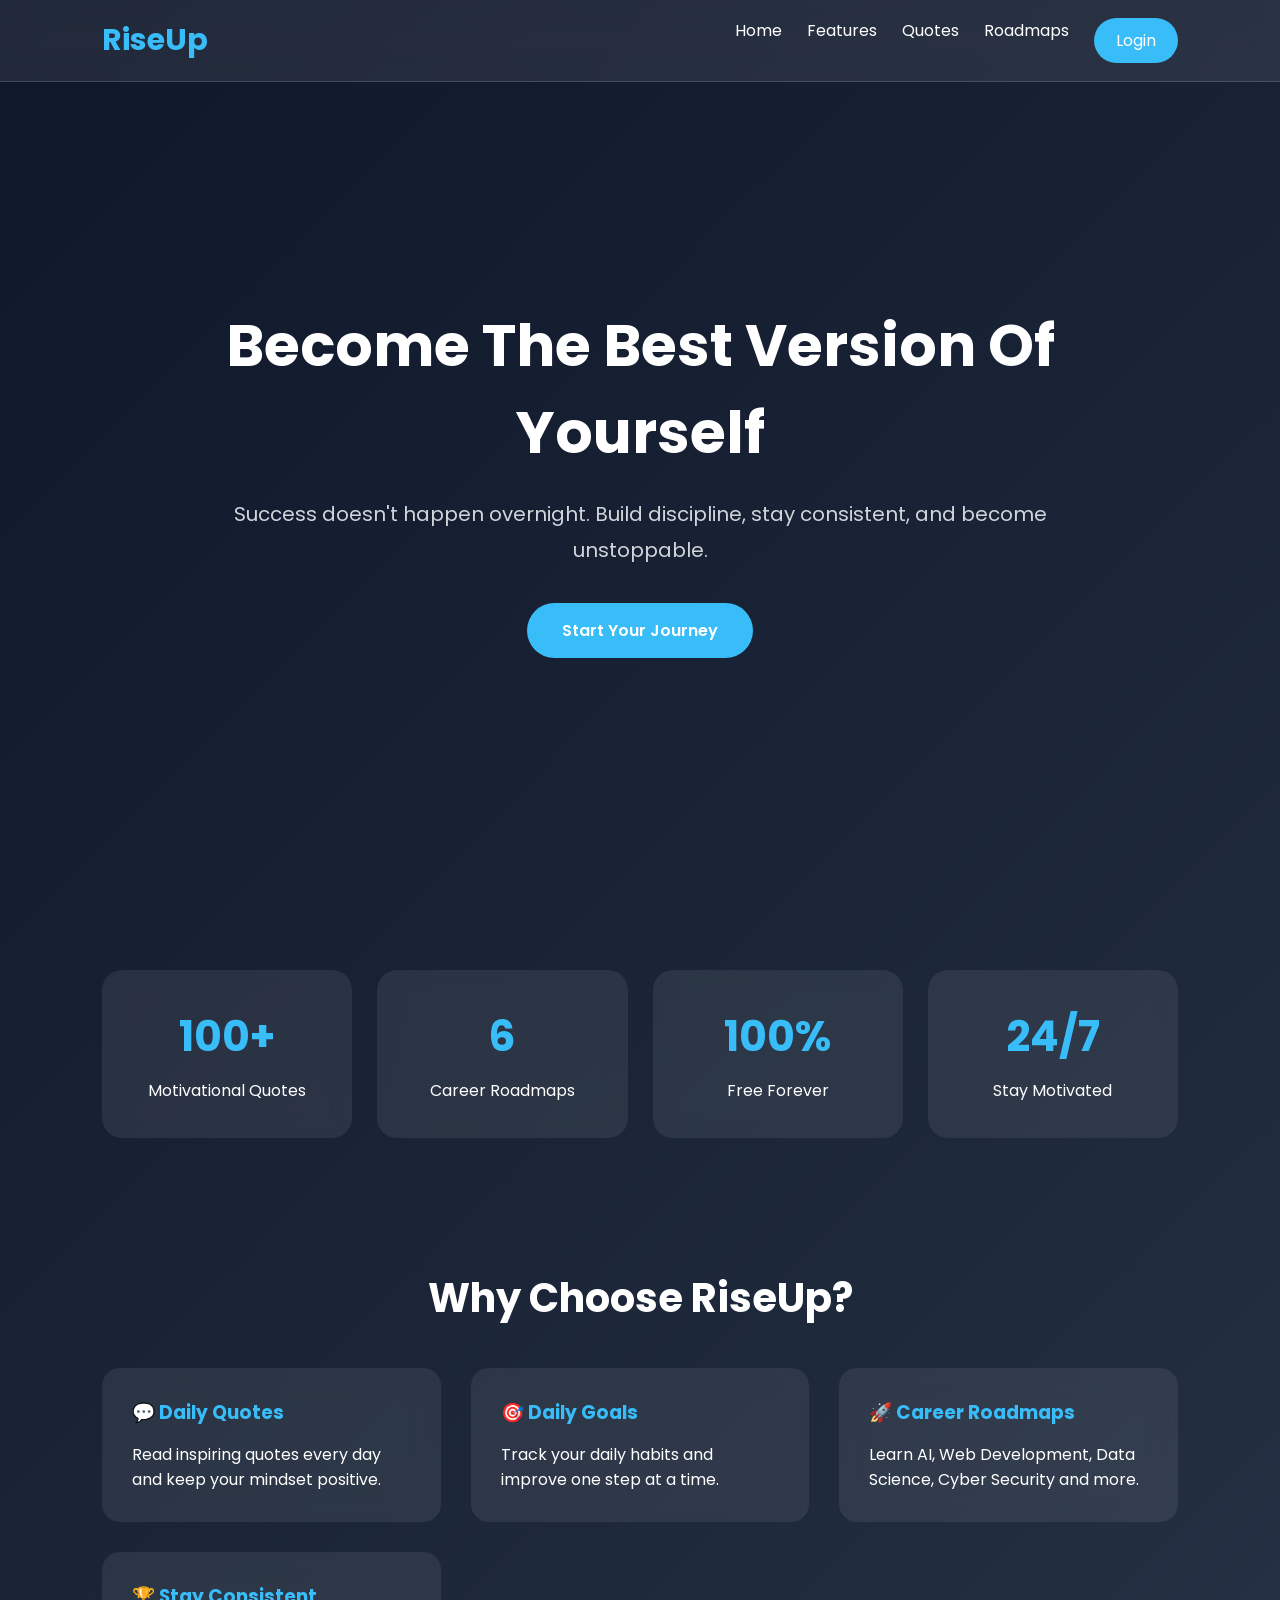
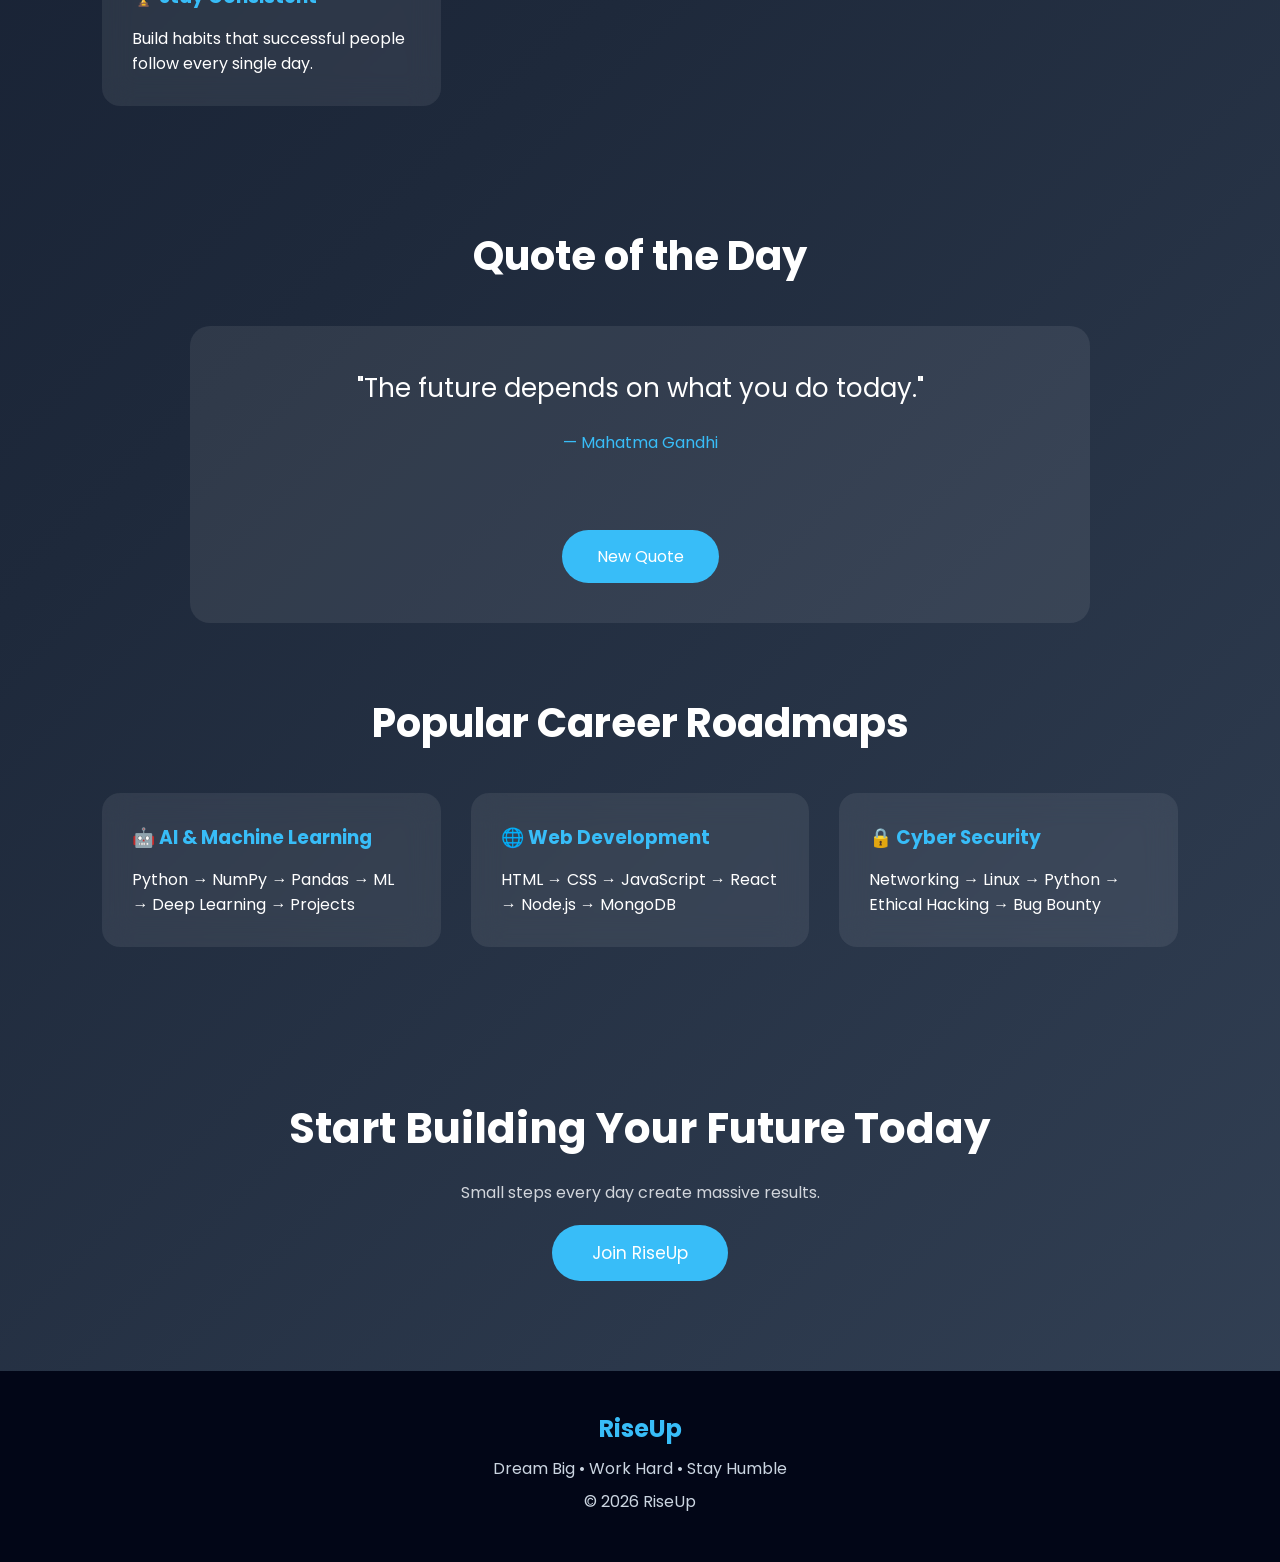
<file: index.html>
<!DOCTYPE html>
<html lang="en">
<head>
    <meta charset="UTF-8">
    <meta name="viewport" content="width=device-width, initial-scale=1.0">
    <title>RiseUp | Motivation Every Day</title>

    <link rel="stylesheet" href="style.css">

    <link href="https://fonts.googleapis.com/css2?family=Poppins:wght@300;400;600;700&display=swap" rel="stylesheet">
</head>

<body>

<header>

<div class="logo">
    RiseUp
</div>

<nav>

<a href="#home">Home</a>
<a href="#features">Features</a>
<a href="#quotes">Quotes</a>
<a href="#roadmaps">Roadmaps</a>
<a href="login.html" class="login-btn">Login</a>

</nav>

<div class="menu-btn" onclick="toggleMenu()">
☰
</div>

</header>

<div id="mobileMenu" class="mobile-menu">

<a href="#home">Home</a>
<a href="#features">Features</a>
<a href="#quotes">Quotes</a>
<a href="#roadmaps">Roadmaps</a>
<a href="login.html">Login</a>

</div>


<section class="hero" id="home">

<div class="hero-content">

<h1>Become The Best Version Of Yourself</h1>

<p>
Success doesn't happen overnight.
Build discipline, stay consistent,
and become unstoppable.
</p>

<a href="signup.html" class="hero-btn">
Start Your Journey
</a>

</div>

</section>


<section class="stats">

<div class="stat-card">
<h2>100+</h2>
<p>Motivational Quotes</p>
</div>

<div class="stat-card">
<h2>6</h2>
<p>Career Roadmaps</p>
</div>

<div class="stat-card">
<h2>100%</h2>
<p>Free Forever</p>
</div>

<div class="stat-card">
<h2>24/7</h2>
<p>Stay Motivated</p>
</div>

</section>



<section id="features">

<h2 class="section-title">
Why Choose RiseUp?
</h2>

<div class="cards">

<div class="card">
<h3>💬 Daily Quotes</h3>

<p>
Read inspiring quotes every day and keep your mindset positive.
</p>

</div>

<div class="card">

<h3>🎯 Daily Goals</h3>

<p>
Track your daily habits and improve one step at a time.
</p>

</div>

<div class="card">

<h3>🚀 Career Roadmaps</h3>

<p>
Learn AI, Web Development, Data Science, Cyber Security and more.
</p>

</div>

<div class="card">

<h3>🏆 Stay Consistent</h3>

<p>
Build habits that successful people follow every single day.
</p>

</div>

</div>

</section>



<section id="quotes">

<h2 class="section-title">

Quote of the Day

</h2>

<div class="quote-box">

<p id="quote">

"The future depends on what you do today."

</p>

<span id="author">

— Mahatma Gandhi

</span>

<br><br>

<button onclick="newQuote()">

New Quote

</button>

</div>

</section>




<section id="roadmaps">

<h2 class="section-title">

Popular Career Roadmaps

</h2>

<div class="cards">

<div class="card">

<h3>🤖 AI & Machine Learning</h3>

<p>

Python → NumPy → Pandas → ML → Deep Learning → Projects

</p>

</div>

<div class="card">

<h3>🌐 Web Development</h3>

<p>

HTML → CSS → JavaScript → React → Node.js → MongoDB

</p>

</div>

<div class="card">

<h3>🔒 Cyber Security</h3>

<p>

Networking → Linux → Python → Ethical Hacking → Bug Bounty

</p>

</div>

</div>

</section>




<section class="cta">

<h2>

Start Building Your Future Today

</h2>

<p>

Small steps every day create massive results.

</p>

<a href="signup.html">

<button>

Join RiseUp

</button>

</a>

</section>



<footer>

<h2>RiseUp</h2>

<p>

Dream Big • Work Hard • Stay Humble

</p>

<p>

© 2026 RiseUp

</p>

</footer>



<script src="script.js"></script>

</body>
</html>
</file>
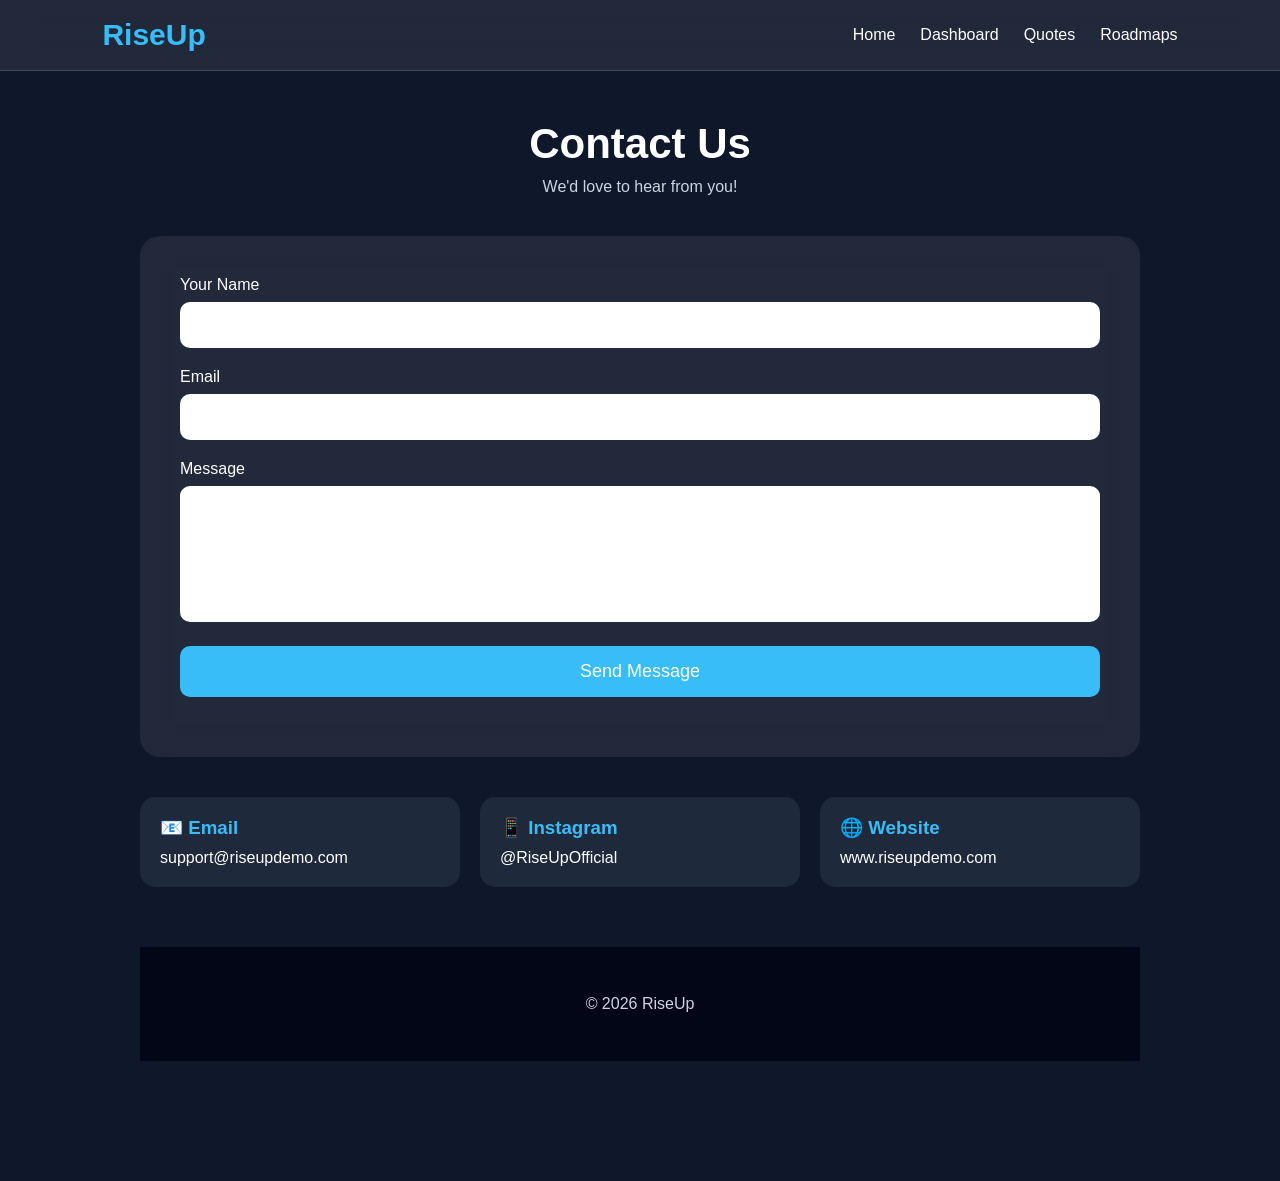
<file: contact.html>
<!DOCTYPE html>
<html lang="en">
<head>
<meta charset="UTF-8">
<meta name="viewport" content="width=device-width, initial-scale=1.0">

<title>Contact | RiseUp</title>

<link rel="stylesheet" href="style.css">

<style>

body{
    background:#0f172a;
    color:white;
    font-family:Poppins,sans-serif;
}

.container{
    width:90%;
    max-width:1000px;
    margin:120px auto;
}

h1{
    text-align:center;
    font-size:42px;
    margin-bottom:10px;
}

.subtitle{
    text-align:center;
    color:#cbd5e1;
    margin-bottom:40px;
}

.contact-box{
    background:rgba(255,255,255,.08);
    backdrop-filter:blur(15px);
    border-radius:20px;
    padding:40px;
}

.input-group{
    margin-bottom:20px;
}

.input-group label{
    display:block;
    margin-bottom:8px;
}

.input-group input,
.input-group textarea{
    width:100%;
    padding:14px;
    border:none;
    border-radius:10px;
    font-size:16px;
}

textarea{
    resize:none;
}

button{
    width:100%;
    padding:15px;
    border:none;
    border-radius:10px;
    background:#38bdf8;
    color:white;
    font-size:18px;
    cursor:pointer;
}

button:hover{
    opacity:.9;
}

#message{
    margin-top:20px;
    text-align:center;
    color:#90ee90;
}

.info{
    display:grid;
    grid-template-columns:repeat(auto-fit,minmax(250px,1fr));
    gap:20px;
    margin-top:40px;
}

.card{
    background:#1e293b;
    padding:20px;
    border-radius:15px;
}

.card h3{
    color:#38bdf8;
    margin-bottom:10px;
}

footer{
    margin-top:60px;
    text-align:center;
}

</style>

</head>

<body>

<header>

<div class="logo">RiseUp</div>

<nav>
<a href="index.html">Home</a>
<a href="dashboard.html">Dashboard</a>
<a href="quotes.html">Quotes</a>
<a href="roadmap.html">Roadmaps</a>
</nav>

</header>

<div class="container">

<h1>Contact Us</h1>

<p class="subtitle">
We'd love to hear from you!
</p>

<div class="contact-box">

<div class="input-group">
<label>Your Name</label>
<input type="text" id="name">
</div>

<div class="input-group">
<label>Email</label>
<input type="email" id="email">
</div>

<div class="input-group">
<label>Message</label>
<textarea rows="6" id="text"></textarea>
</div>

<button onclick="sendMessage()">
Send Message
</button>

<p id="message"></p>

</div>

<div class="info">

<div class="card">
<h3>📧 Email</h3>
<p>support@riseupdemo.com</p>
</div>

<div class="card">
<h3>📱 Instagram</h3>
<p>@RiseUpOfficial</p>
</div>

<div class="card">
<h3>🌐 Website</h3>
<p>www.riseupdemo.com</p>
</div>

</div>

<footer>

<p>© 2026 RiseUp</p>

</footer>

</div>

<script>

function sendMessage(){

const name=document.getElementById("name").value;
const email=document.getElementById("email").value;
const text=document.getElementById("text").value;

if(name=="" || email=="" || text==""){

alert("Please fill all fields.");

return;

}

document.getElementById("message").innerHTML=
"✅ Thank you for contacting us! We'll get back to you soon.";

document.getElementById("name").value="";
document.getElementById("email").value="";
document.getElementById("text").value="";

}

</script>

</body>
</html>
</file>
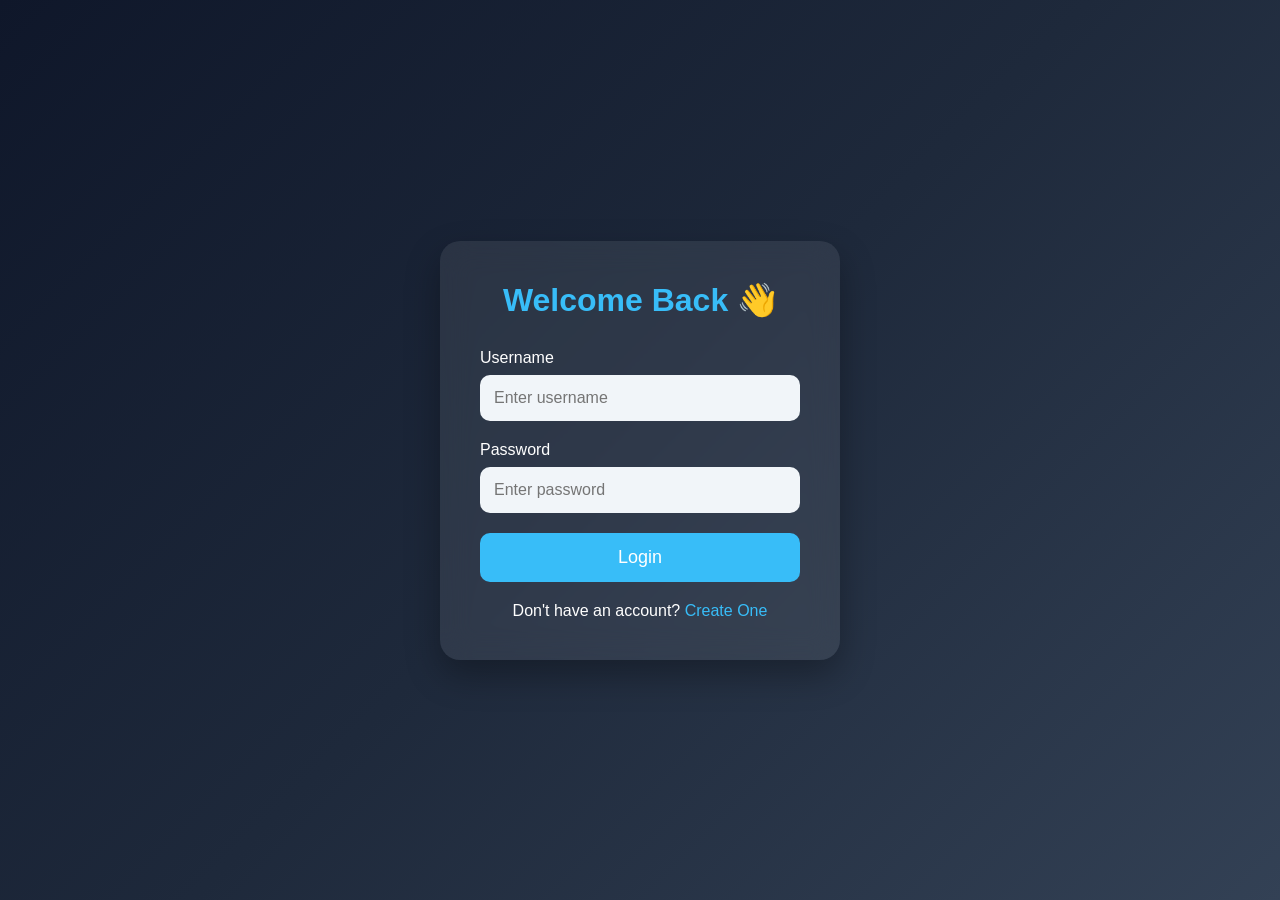
<file: dashboard.html>
<!DOCTYPE html>
<html lang="en">
<head>
<meta charset="UTF-8">
<meta name="viewport" content="width=device-width, initial-scale=1.0">

<title>Dashboard | RiseUp</title>

<link rel="stylesheet" href="style.css">
<link href="https://fonts.googleapis.com/css2?family=Poppins:wght@300;400;600;700&display=swap" rel="stylesheet">

<style>

body{
    background:#0f172a;
    color:white;
    font-family:'Poppins',sans-serif;
}

.dashboard{

    width:90%;
    max-width:1200px;
    margin:40px auto;

}

.top{

    display:flex;
    justify-content:space-between;
    align-items:center;
    margin-bottom:40px;

}

.logout{

    background:#ef4444;
    color:white;
    border:none;
    padding:12px 25px;
    border-radius:10px;
    cursor:pointer;

}

.logout:hover{

    opacity:.9;

}

.grid{

    display:grid;
    grid-template-columns:repeat(auto-fit,minmax(300px,1fr));
    gap:25px;

}

.box{

    background:rgba(255,255,255,.08);
    backdrop-filter:blur(10px);
    padding:25px;
    border-radius:20px;

}

.progress{

    width:100%;
    height:18px;
    background:#1e293b;
    border-radius:20px;
    overflow:hidden;
    margin-top:20px;

}

.bar{

    width:0%;
    height:100%;
    background:#38bdf8;
    transition:.5s;

}

.check{

    margin-top:15px;

}

.check label{

    display:block;
    margin:12px 0;

}

button{

    background:#38bdf8;
    color:white;
    border:none;
    padding:12px 20px;
    border-radius:10px;
    cursor:pointer;

}

.links a{

    display:block;
    margin:12px 0;
    color:#38bdf8;
    text-decoration:none;

}

.quote{

    font-size:20px;
    line-height:1.7;

}

</style>

</head>

<body onload="checkLogin();loadUser();loadDashboard();">

<div class="dashboard">

<div class="top">

<div>

<h1>

Welcome,

<span id="welcomeUser"></span>

👋

</h1>

<p>Keep moving forward every single day.</p>

</div>

<button class="logout" onclick="logout()">

Logout

</button>

</div>

<div class="grid">

<div class="box">

<h2>Today's Motivation</h2>

<p class="quote" id="dailyQuote">

Discipline is doing what needs to be done even when you don't feel like doing it.

</p>

<br>

<button onclick="changeQuote()">

New Quote

</button>

</div>

<div class="box">

<h2>Daily Goals</h2>

<div class="check">

<label>

<input type="checkbox">

 Study 2 Hours

</label>

<label>

<input type="checkbox">

 Solve 2 DSA Problems

</label>

<label>

<input type="checkbox">

 Workout

</label>

<label>

<input type="checkbox">

 Read 20 Pages

</label>

</div>

</div>

<div class="box">

<h2>Your Progress</h2>

<div class="progress">

<div class="bar" id="progressBar"></div>

</div>

<br>

<button onclick="increaseProgress()">

Increase Progress

</button>

</div>

<div class="box">

<h2>Quick Links</h2>

<div class="links">

<a href="roadmap.html">

🚀 Career Roadmaps

</a>

<a href="quotes.html">

💬 Motivational Quotes

</a>

<a href="success.html">

🏆 Success Stories

</a>

<a href="contact.html">

📞 Contact Us

</a>

</div>

</div>

</div>

</div>

<script src="auth.js"></script>
<script src="dashboard.js"></script>

</body>
</html>
</file>
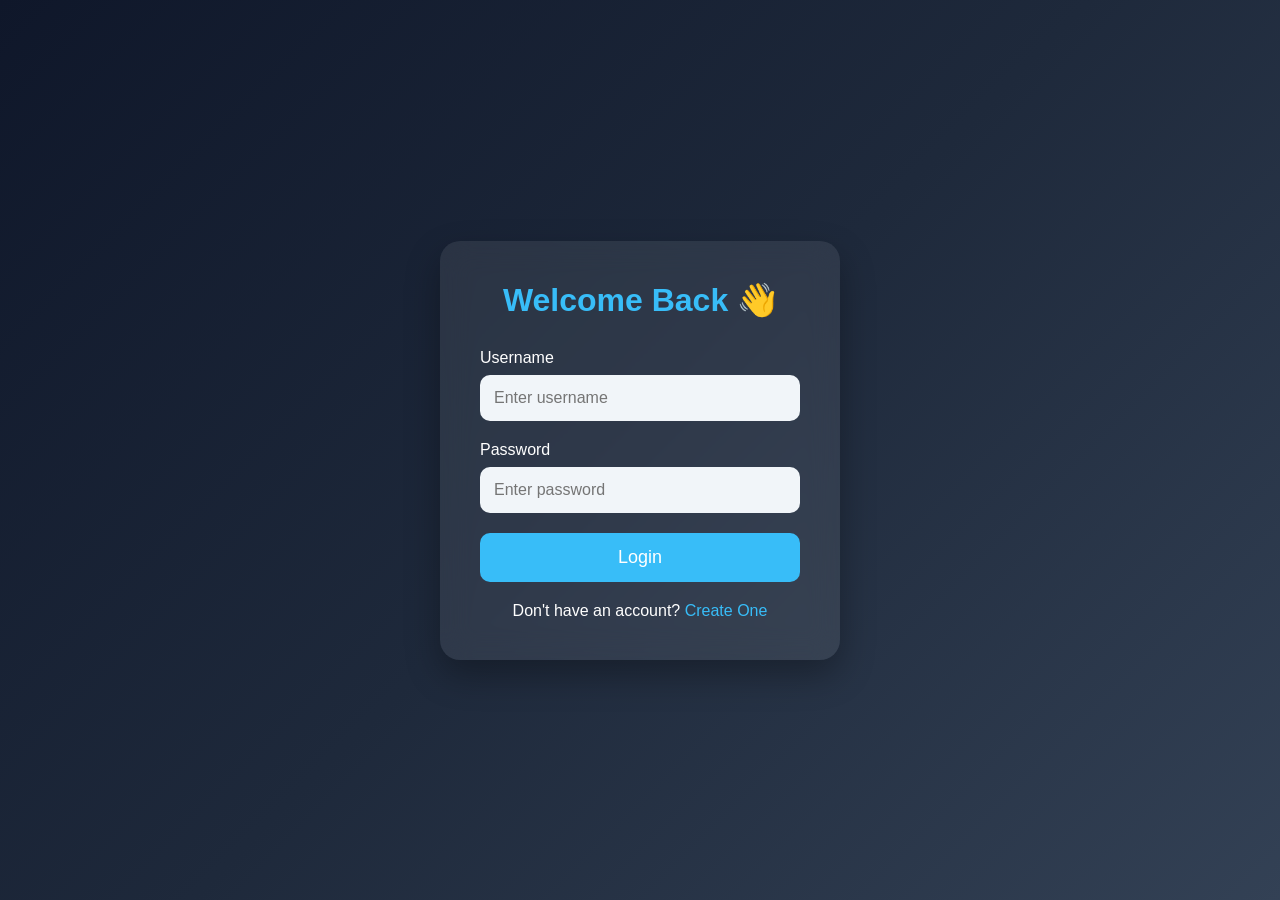
<file: login.html>
<!DOCTYPE html>
<html lang="en">
<head>
<meta charset="UTF-8">
<meta name="viewport" content="width=device-width, initial-scale=1.0">
<title>Login | RiseUp</title>

<link rel="stylesheet" href="style.css">

<style>

body{
    display:flex;
    justify-content:center;
    align-items:center;
    min-height:100vh;
    background:linear-gradient(135deg,#0f172a,#1e293b,#334155);
}

.login-box{

    width:400px;
    max-width:90%;
    background:rgba(255,255,255,.08);
    backdrop-filter:blur(15px);

    padding:40px;
    border-radius:20px;

    box-shadow:0 15px 35px rgba(0,0,0,.3);

}

.login-box h1{

    text-align:center;
    margin-bottom:30px;
    color:#38bdf8;

}

.input-group{

    margin-bottom:20px;

}

.input-group label{

    display:block;
    margin-bottom:8px;

}

.input-group input{

    width:100%;
    padding:14px;
    border:none;
    border-radius:10px;
    background:#f1f5f9;
    font-size:16px;

}

button{

    width:100%;
    padding:14px;

    border:none;
    border-radius:10px;

    background:#38bdf8;
    color:white;

    font-size:18px;
    cursor:pointer;

    transition:.3s;

}

button:hover{

    transform:scale(1.02);

}

#error{

    color:#ff8080;
    text-align:center;
    margin-top:15px;

}

p{

    margin-top:20px;
    text-align:center;

}

a{

    color:#38bdf8;
    text-decoration:none;

}

</style>

</head>

<body>

<div class="login-box">

<h1>Welcome Back 👋</h1>

<div class="input-group">

<label>Username</label>

<input
type="text"
id="username"
placeholder="Enter username">

</div>


<div class="input-group">

<label>Password</label>

<input
type="password"
id="password"
placeholder="Enter password">

</div>

<button onclick="login()">

Login

</button>

<p id="error"></p>

<p>

Don't have an account?

<a href="signup.html">

Create One

</a>

</p>

</div>

<script src="auth.js"></script>

</body>

</html>
</file>
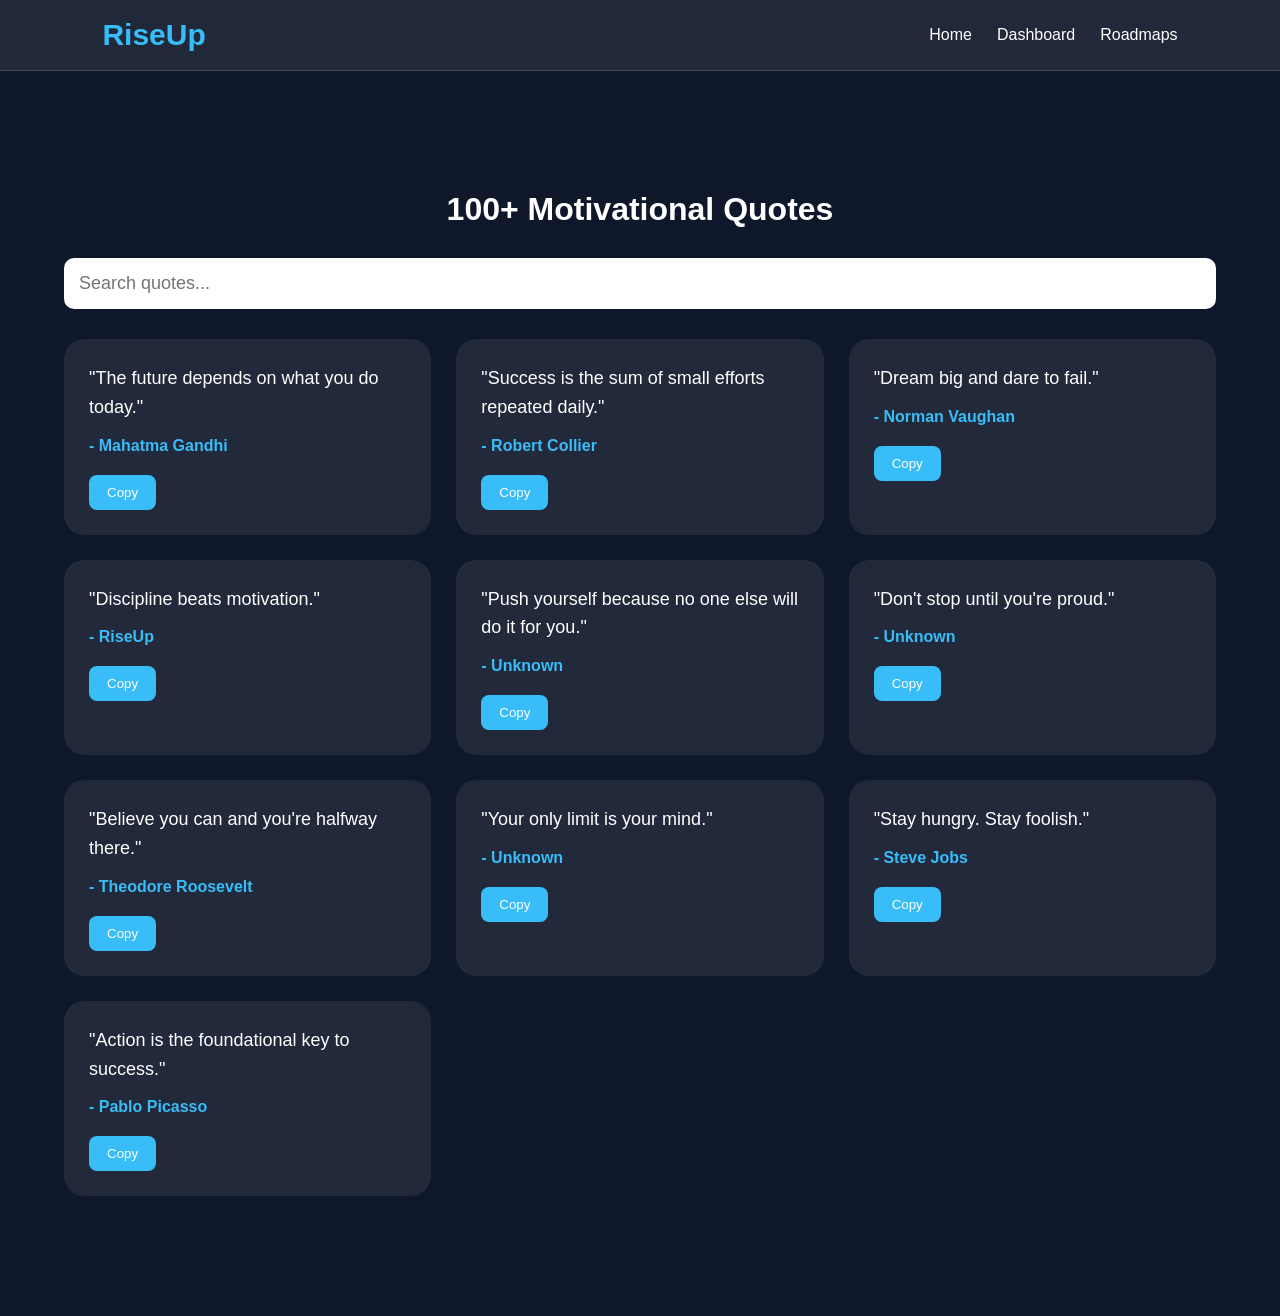
<file: quotes.html>
<!DOCTYPE html>
<html lang="en">
<head>
<meta charset="UTF-8">
<meta name="viewport" content="width=device-width, initial-scale=1.0">

<title>Motivational Quotes | RiseUp</title>

<link rel="stylesheet" href="style.css">

<style>

body{
    background:#0f172a;
    color:white;
    font-family:Poppins,sans-serif;
}

header{
    position:sticky;
    top:0;
}

.container{
    width:90%;
    max-width:1200px;
    margin:120px auto;
}

h1{
    text-align:center;
    margin-bottom:30px;
}

#search{
    width:100%;
    padding:15px;
    border:none;
    border-radius:10px;
    margin-bottom:30px;
    font-size:18px;
}

.grid{
    display:grid;
    grid-template-columns:repeat(auto-fit,minmax(320px,1fr));
    gap:25px;
}

.quote-card{

    background:rgba(255,255,255,.08);

    backdrop-filter:blur(10px);

    padding:25px;

    border-radius:20px;

    transition:.3s;

}

.quote-card:hover{

    transform:translateY(-8px);

}

.quote-card p{

    font-size:18px;

    line-height:1.6;

}

.author{

    color:#38bdf8;

    margin-top:15px;

    font-weight:bold;

}

.buttons{

    margin-top:20px;

}

button{

    padding:10px 18px;

    border:none;

    background:#38bdf8;

    color:white;

    border-radius:8px;

    cursor:pointer;

    margin-right:10px;

}

button:hover{

    opacity:.9;

}

</style>

</head>

<body>

<header>

<div class="logo">

RiseUp

</div>

<nav>

<a href="index.html">Home</a>

<a href="dashboard.html">Dashboard</a>

<a href="roadmap.html">Roadmaps</a>

</nav>

</header>

<div class="container">

<h1>100+ Motivational Quotes</h1>

<input
type="text"
id="search"
placeholder="Search quotes..."
onkeyup="searchQuotes()">

<div class="grid" id="quoteContainer">

</div>

</div>

<script>

const quotes=[

{
text:"The future depends on what you do today.",
author:"Mahatma Gandhi"
},

{
text:"Success is the sum of small efforts repeated daily.",
author:"Robert Collier"
},

{
text:"Dream big and dare to fail.",
author:"Norman Vaughan"
},

{
text:"Discipline beats motivation.",
author:"RiseUp"
},

{
text:"Push yourself because no one else will do it for you.",
author:"Unknown"
},

{
text:"Don't stop until you're proud.",
author:"Unknown"
},

{
text:"Believe you can and you're halfway there.",
author:"Theodore Roosevelt"
},

{
text:"Your only limit is your mind.",
author:"Unknown"
},

{
text:"Stay hungry. Stay foolish.",
author:"Steve Jobs"
},

{
text:"Action is the foundational key to success.",
author:"Pablo Picasso"
}

];

const container=document.getElementById("quoteContainer");

function displayQuotes(list){

container.innerHTML="";

list.forEach(q=>{

container.innerHTML+=`

<div class="quote-card">

<p>"${q.text}"</p>

<div class="author">

- ${q.author}

</div>

<div class="buttons">

<button onclick="copyQuote('${q.text}')">

Copy

</button>

</div>

</div>

`;

});

}

displayQuotes(quotes);

function searchQuotes(){

const value=document.getElementById("search").value.toLowerCase();

const filtered=quotes.filter(q=>

q.text.toLowerCase().includes(value) ||

q.author.toLowerCase().includes(value)

);

displayQuotes(filtered);

}

function copyQuote(text){

navigator.clipboard.writeText(text);

alert("Quote copied!");

}

</script>

</body>
</html>
</file>
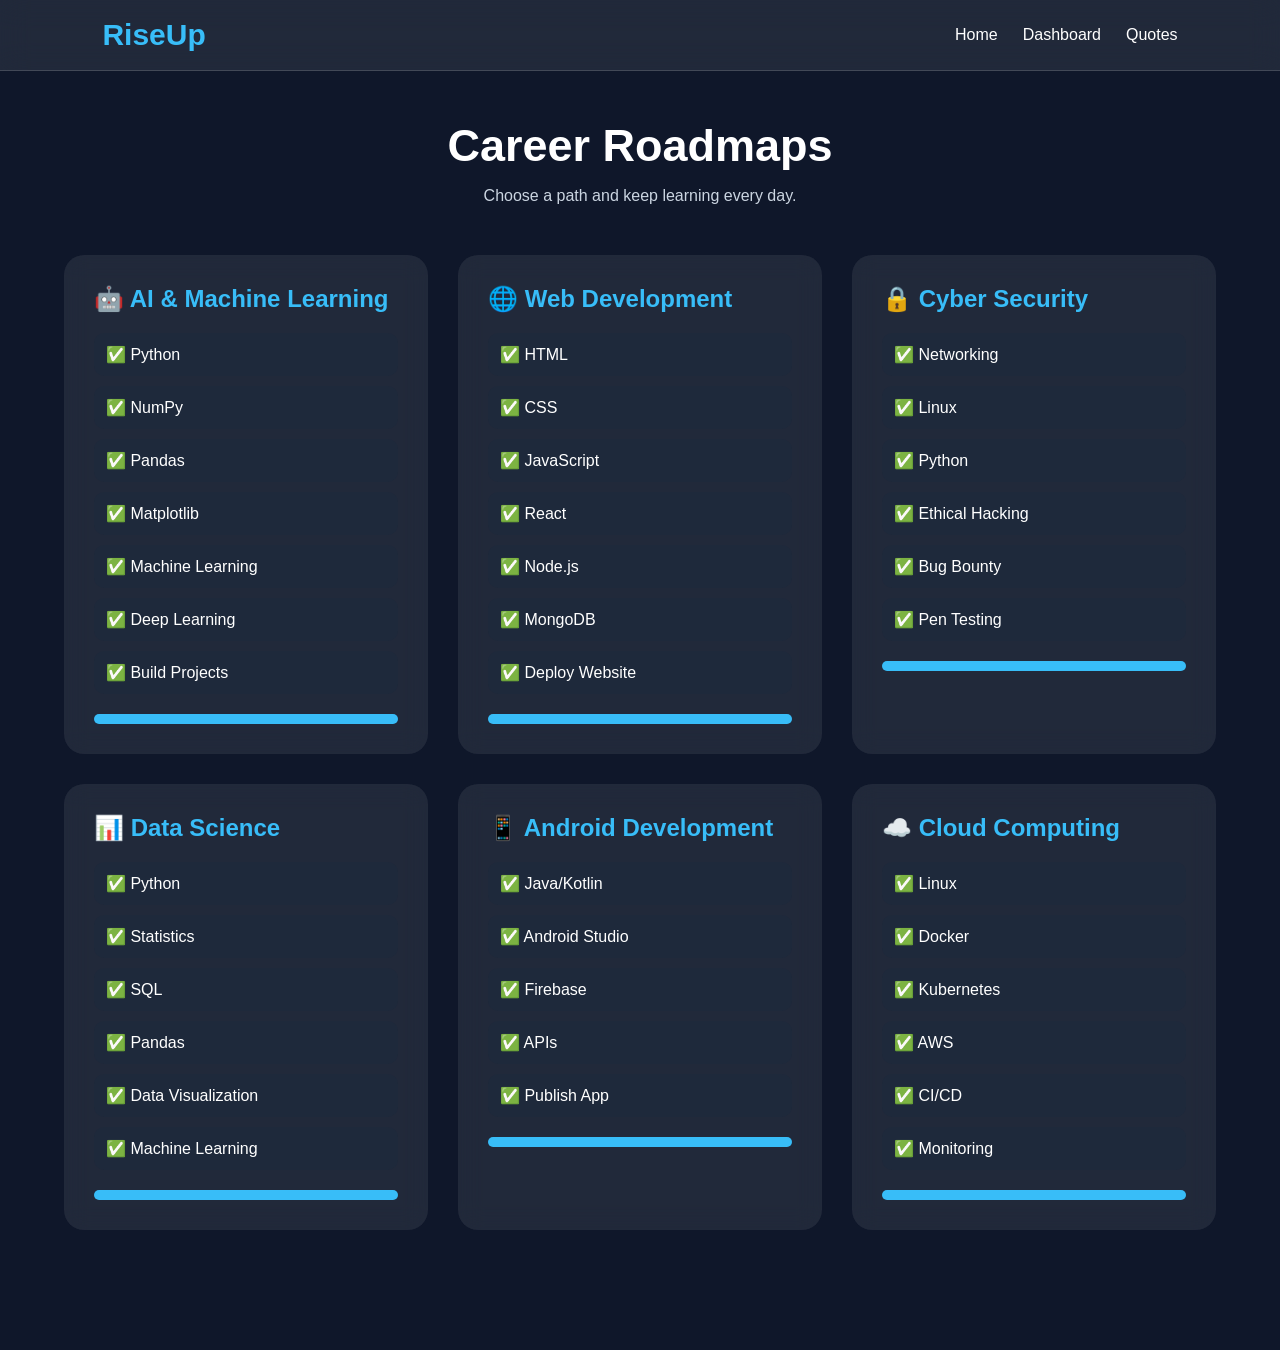
<file: roadmap.html>
<!DOCTYPE html>
<html lang="en">
<head>
<meta charset="UTF-8">
<meta name="viewport" content="width=device-width, initial-scale=1.0">

<title>Career Roadmaps | RiseUp</title>

<link rel="stylesheet" href="style.css">

<style>

body{
    background:#0f172a;
    color:white;
    font-family:Poppins,sans-serif;
}

.container{
    width:90%;
    max-width:1200px;
    margin:120px auto;
}

h1{
    text-align:center;
    margin-bottom:15px;
    font-size:45px;
}

.subtitle{
    text-align:center;
    color:#cbd5e1;
    margin-bottom:50px;
}

.grid{
    display:grid;
    grid-template-columns:repeat(auto-fit,minmax(320px,1fr));
    gap:30px;
}

.card{

    background:rgba(255,255,255,.08);
    backdrop-filter:blur(12px);
    border-radius:20px;
    padding:30px;
    transition:.3s;

}

.card:hover{
    transform:translateY(-10px);
}

.card h2{
    color:#38bdf8;
    margin-bottom:20px;
}

.step{

    background:#1e293b;
    padding:12px;
    border-radius:10px;
    margin:10px 0;

}

.progress{

    width:100%;
    background:#1e293b;
    border-radius:20px;
    margin-top:20px;

}

.progress div{

    width:100%;
    height:10px;
    background:#38bdf8;
    border-radius:20px;

}

</style>

</head>

<body>

<header>

<div class="logo">
RiseUp
</div>

<nav>

<a href="index.html">Home</a>
<a href="dashboard.html">Dashboard</a>
<a href="quotes.html">Quotes</a>

</nav>

</header>

<div class="container">

<h1>Career Roadmaps</h1>

<p class="subtitle">
Choose a path and keep learning every day.
</p>

<div class="grid">

<div class="card">

<h2>🤖 AI & Machine Learning</h2>

<div class="step">✅ Python</div>
<div class="step">✅ NumPy</div>
<div class="step">✅ Pandas</div>
<div class="step">✅ Matplotlib</div>
<div class="step">✅ Machine Learning</div>
<div class="step">✅ Deep Learning</div>
<div class="step">✅ Build Projects</div>

<div class="progress">
<div></div>
</div>

</div>

<div class="card">

<h2>🌐 Web Development</h2>

<div class="step">✅ HTML</div>
<div class="step">✅ CSS</div>
<div class="step">✅ JavaScript</div>
<div class="step">✅ React</div>
<div class="step">✅ Node.js</div>
<div class="step">✅ MongoDB</div>
<div class="step">✅ Deploy Website</div>

<div class="progress">
<div></div>
</div>

</div>

<div class="card">

<h2>🔒 Cyber Security</h2>

<div class="step">✅ Networking</div>
<div class="step">✅ Linux</div>
<div class="step">✅ Python</div>
<div class="step">✅ Ethical Hacking</div>
<div class="step">✅ Bug Bounty</div>
<div class="step">✅ Pen Testing</div>

<div class="progress">
<div></div>
</div>

</div>

<div class="card">

<h2>📊 Data Science</h2>

<div class="step">✅ Python</div>
<div class="step">✅ Statistics</div>
<div class="step">✅ SQL</div>
<div class="step">✅ Pandas</div>
<div class="step">✅ Data Visualization</div>
<div class="step">✅ Machine Learning</div>

<div class="progress">
<div></div>
</div>

</div>

<div class="card">

<h2>📱 Android Development</h2>

<div class="step">✅ Java/Kotlin</div>
<div class="step">✅ Android Studio</div>
<div class="step">✅ Firebase</div>
<div class="step">✅ APIs</div>
<div class="step">✅ Publish App</div>

<div class="progress">
<div></div>
</div>

</div>

<div class="card">

<h2>☁️ Cloud Computing</h2>

<div class="step">✅ Linux</div>
<div class="step">✅ Docker</div>
<div class="step">✅ Kubernetes</div>
<div class="step">✅ AWS</div>
<div class="step">✅ CI/CD</div>
<div class="step">✅ Monitoring</div>

<div class="progress">
<div></div>
</div>

</div>

</div>

</div>

</body>
</html>
</file>
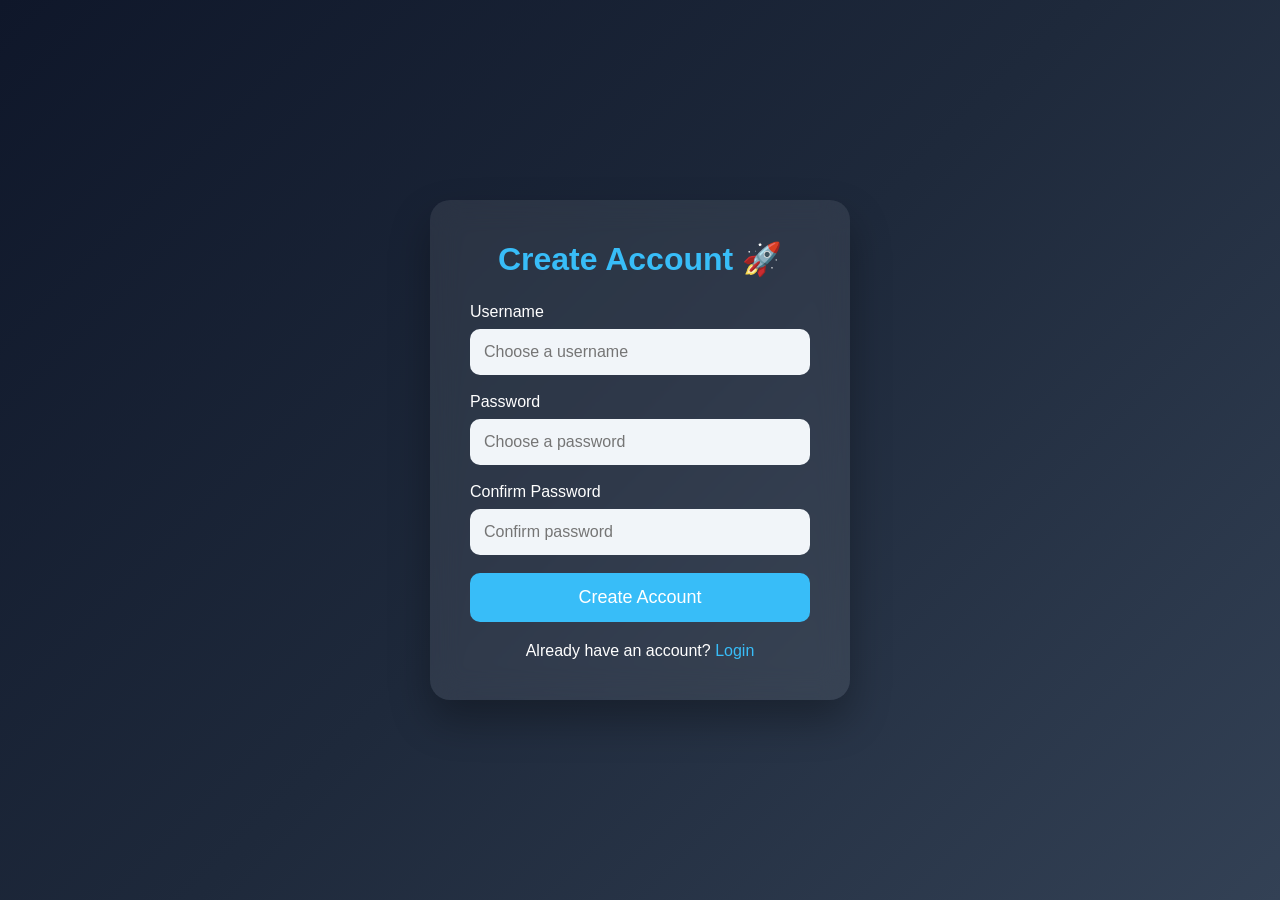
<file: signup.html>
<!DOCTYPE html>
<html lang="en">
<head>
<meta charset="UTF-8">
<meta name="viewport" content="width=device-width, initial-scale=1.0">
<title>Sign Up | RiseUp</title>

<link rel="stylesheet" href="style.css">

<style>
body{
    display:flex;
    justify-content:center;
    align-items:center;
    min-height:100vh;
    background:linear-gradient(135deg,#0f172a,#1e293b,#334155);
}

.signup-box{
    width:420px;
    max-width:90%;
    padding:40px;
    background:rgba(255,255,255,.08);
    backdrop-filter:blur(15px);
    border-radius:20px;
    box-shadow:0 20px 40px rgba(0,0,0,.3);
}

.signup-box h1{
    text-align:center;
    color:#38bdf8;
    margin-bottom:25px;
}

.input-group{
    margin-bottom:18px;
}

.input-group label{
    display:block;
    margin-bottom:8px;
}

.input-group input{
    width:100%;
    padding:14px;
    border:none;
    border-radius:10px;
    background:#f1f5f9;
    font-size:16px;
}

button{
    width:100%;
    padding:14px;
    border:none;
    border-radius:10px;
    background:#38bdf8;
    color:white;
    font-size:18px;
    cursor:pointer;
    transition:.3s;
}

button:hover{
    transform:scale(1.02);
}

#message{
    margin-top:15px;
    text-align:center;
    color:#90ee90;
}

#error{
    margin-top:15px;
    text-align:center;
    color:#ff8080;
}

p{
    margin-top:20px;
    text-align:center;
}

a{
    color:#38bdf8;
    text-decoration:none;
}
</style>

</head>

<body>

<div class="signup-box">

<h1>Create Account 🚀</h1>

<div class="input-group">
<label>Username</label>
<input type="text" id="newUsername" placeholder="Choose a username">
</div>

<div class="input-group">
<label>Password</label>
<input type="password" id="newPassword" placeholder="Choose a password">
</div>

<div class="input-group">
<label>Confirm Password</label>
<input type="password" id="confirmPassword" placeholder="Confirm password">
</div>

<button onclick="signup()">
Create Account
</button>

<p id="message"></p>
<p id="error"></p>

<p>
Already have an account?
<a href="login.html">Login</a>
</p>

</div>

<script src="auth.js"></script>

</body>
</html>
</file>
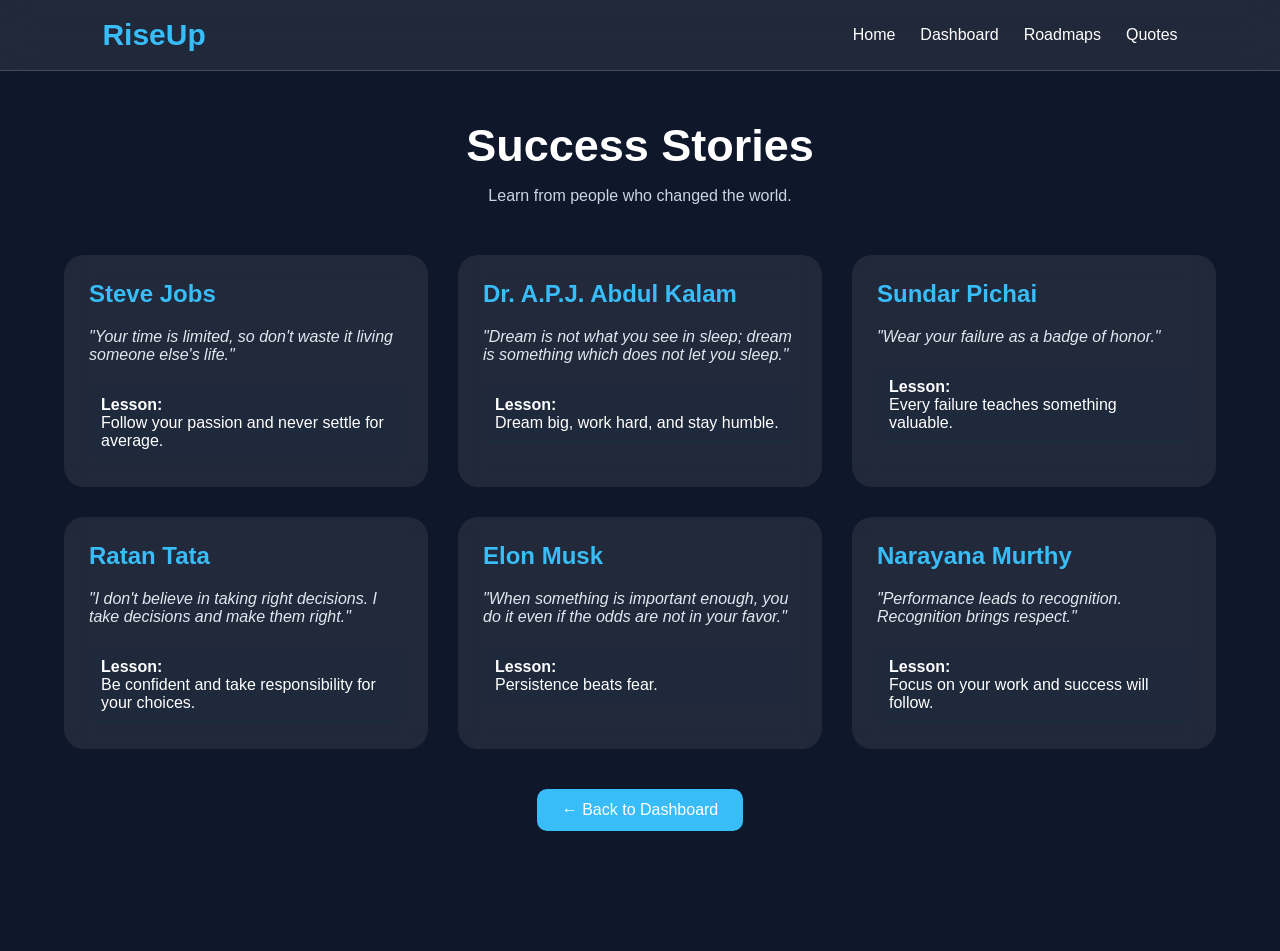
<file: success.html>
<!DOCTYPE html>
<html lang="en">
<head>
<meta charset="UTF-8">
<meta name="viewport" content="width=device-width, initial-scale=1.0">
<title>Success Stories | RiseUp</title>

<link rel="stylesheet" href="style.css">

<style>

body{
    background:#0f172a;
    color:white;
    font-family:Poppins,sans-serif;
}

.container{
    width:90%;
    max-width:1200px;
    margin:120px auto;
}

h1{
    text-align:center;
    font-size:45px;
    margin-bottom:15px;
}

.subtitle{
    text-align:center;
    color:#cbd5e1;
    margin-bottom:50px;
}

.grid{
    display:grid;
    grid-template-columns:repeat(auto-fit,minmax(300px,1fr));
    gap:30px;
}

.card{
    background:rgba(255,255,255,.08);
    backdrop-filter:blur(12px);
    border-radius:20px;
    padding:25px;
    transition:.3s;
}

.card:hover{
    transform:translateY(-10px);
}

.card h2{
    color:#38bdf8;
    margin-bottom:10px;
}

.quote{
    margin:20px 0;
    font-style:italic;
    color:#e2e8f0;
}

.lesson{
    background:#1e293b;
    padding:12px;
    border-radius:10px;
    margin-top:15px;
}

.back{
    display:inline-block;
    margin-top:40px;
    text-decoration:none;
    color:white;
    background:#38bdf8;
    padding:12px 25px;
    border-radius:10px;
}

</style>

</head>

<body>

<header>

<div class="logo">RiseUp</div>

<nav>
<a href="index.html">Home</a>
<a href="dashboard.html">Dashboard</a>
<a href="roadmap.html">Roadmaps</a>
<a href="quotes.html">Quotes</a>
</nav>

</header>

<div class="container">

<h1>Success Stories</h1>

<p class="subtitle">
Learn from people who changed the world.
</p>

<div class="grid">

<div class="card">
<h2>Steve Jobs</h2>
<p class="quote">
"Your time is limited, so don't waste it living someone else's life."
</p>

<div class="lesson">
<b>Lesson:</b><br>
Follow your passion and never settle for average.
</div>
</div>

<div class="card">
<h2>Dr. A.P.J. Abdul Kalam</h2>
<p class="quote">
"Dream is not what you see in sleep; dream is something which does not let you sleep."
</p>

<div class="lesson">
<b>Lesson:</b><br>
Dream big, work hard, and stay humble.
</div>
</div>

<div class="card">
<h2>Sundar Pichai</h2>
<p class="quote">
"Wear your failure as a badge of honor."
</p>

<div class="lesson">
<b>Lesson:</b><br>
Every failure teaches something valuable.
</div>
</div>

<div class="card">
<h2>Ratan Tata</h2>
<p class="quote">
"I don't believe in taking right decisions. I take decisions and make them right."
</p>

<div class="lesson">
<b>Lesson:</b><br>
Be confident and take responsibility for your choices.
</div>
</div>

<div class="card">
<h2>Elon Musk</h2>
<p class="quote">
"When something is important enough, you do it even if the odds are not in your favor."
</p>

<div class="lesson">
<b>Lesson:</b><br>
Persistence beats fear.
</div>
</div>

<div class="card">
<h2>Narayana Murthy</h2>
<p class="quote">
"Performance leads to recognition. Recognition brings respect."
</p>

<div class="lesson">
<b>Lesson:</b><br>
Focus on your work and success will follow.
</div>
</div>

</div>

<center>
<a href="dashboard.html" class="back">← Back to Dashboard</a>
</center>

</div>

</body>
</html>
</file>
<file: style.css>
/* =========================
   RiseUp - style.css
========================= */

*{
    margin:0;
    padding:0;
    box-sizing:border-box;
    font-family:'Poppins',sans-serif;
}

html{
    scroll-behavior:smooth;
}

body{
    background:linear-gradient(135deg,#0f172a,#1e293b,#334155);
    color:#fff;
    overflow-x:hidden;
}

/* Header */

header{
    width:100%;
    display:flex;
    justify-content:space-between;
    align-items:center;
    padding:18px 8%;
    position:fixed;
    top:0;
    z-index:1000;

    background:rgba(255,255,255,.08);
    backdrop-filter:blur(15px);
    border-bottom:1px solid rgba(255,255,255,.15);
}

.logo{
    font-size:30px;
    font-weight:700;
    color:#38bdf8;
}

nav{
    display:flex;
    gap:25px;
}

nav a{
    color:white;
    text-decoration:none;
    transition:.3s;
}

nav a:hover{
    color:#38bdf8;
}

.login-btn{
    background:#38bdf8;
    padding:10px 22px;
    border-radius:30px;
}

.login-btn:hover{
    color:white;
    transform:translateY(-2px);
}

.menu-btn{
    display:none;
    font-size:28px;
    cursor:pointer;
}

.mobile-menu{
    display:none;
}

/* Hero */

.hero{
    min-height:100vh;
    display:flex;
    justify-content:center;
    align-items:center;
    text-align:center;
    padding:120px 20px 60px;
}

.hero-content{
    max-width:850px;
}

.hero h1{
    font-size:58px;
    margin-bottom:20px;
}

.hero p{
    font-size:20px;
    color:#d1d5db;
    line-height:1.8;
    margin-bottom:35px;
}

.hero-btn{
    display:inline-block;
    padding:15px 35px;
    background:#38bdf8;
    color:white;
    text-decoration:none;
    border-radius:40px;
    font-weight:600;
    transition:.3s;
}

.hero-btn:hover{
    transform:scale(1.05);
    box-shadow:0 10px 30px rgba(56,189,248,.35);
}

/* Stats */

.stats{
    display:grid;
    grid-template-columns:repeat(auto-fit,minmax(220px,1fr));
    gap:25px;
    padding:70px 8%;
}

.stat-card{
    background:rgba(255,255,255,.08);
    backdrop-filter:blur(10px);
    border-radius:20px;
    text-align:center;
    padding:35px;
    transition:.3s;
}

.stat-card:hover{
    transform:translateY(-8px);
}

.stat-card h2{
    font-size:42px;
    color:#38bdf8;
    margin-bottom:10px;
}

/* Sections */

.section-title{
    text-align:center;
    font-size:40px;
    margin:60px 0 40px;
}

.cards{
    display:grid;
    grid-template-columns:repeat(auto-fit,minmax(280px,1fr));
    gap:30px;
    padding:0 8% 60px;
}

.card{
    background:rgba(255,255,255,.08);
    backdrop-filter:blur(15px);
    border-radius:18px;
    padding:30px;
    transition:.3s;
}

.card:hover{
    transform:translateY(-10px);
}

.card h3{
    margin-bottom:15px;
    color:#38bdf8;
}

/* Quote */

.quote-box{
    width:90%;
    max-width:900px;
    margin:0 auto 70px;

    background:rgba(255,255,255,.08);
    border-radius:20px;
    padding:40px;
    text-align:center;
}

.quote-box p{
    font-size:26px;
    line-height:1.7;
}

.quote-box span{
    display:block;
    margin-top:20px;
    color:#38bdf8;
}

.quote-box button{
    margin-top:25px;
    padding:14px 35px;
    border:none;
    border-radius:30px;
    background:#38bdf8;
    color:white;
    cursor:pointer;
    font-size:16px;
    transition:.3s;
}

.quote-box button:hover{
    transform:scale(1.05);
}

/* CTA */

.cta{
    text-align:center;
    padding:90px 20px;
}

.cta h2{
    font-size:42px;
}

.cta p{
    margin:20px 0;
    color:#d1d5db;
}

.cta button{
    padding:15px 40px;
    border:none;
    border-radius:40px;
    background:#38bdf8;
    color:white;
    cursor:pointer;
    font-size:17px;
    transition:.3s;
}

.cta button:hover{
    transform:scale(1.08);
}

/* Footer */

footer{
    text-align:center;
    padding:40px;
    background:#020617;
}

footer h2{
    color:#38bdf8;
    margin-bottom:10px;
}

footer p{
    color:#cbd5e1;
    margin:8px 0;
}

/* Mobile */

@media(max-width:900px){

nav{
    display:none;
}

.menu-btn{
    display:block;
}

.mobile-menu{
    display:none;
    flex-direction:column;
    background:#0f172a;
    text-align:center;
    padding:20px;
}

.mobile-menu a{
    color:white;
    text-decoration:none;
    margin:10px 0;
}

.hero h1{
    font-size:40px;
}

.hero p{
    font-size:18px;
}

.section-title{
    font-size:32px;
}

.quote-box p{
    font-size:22px;
}

}
</file>
